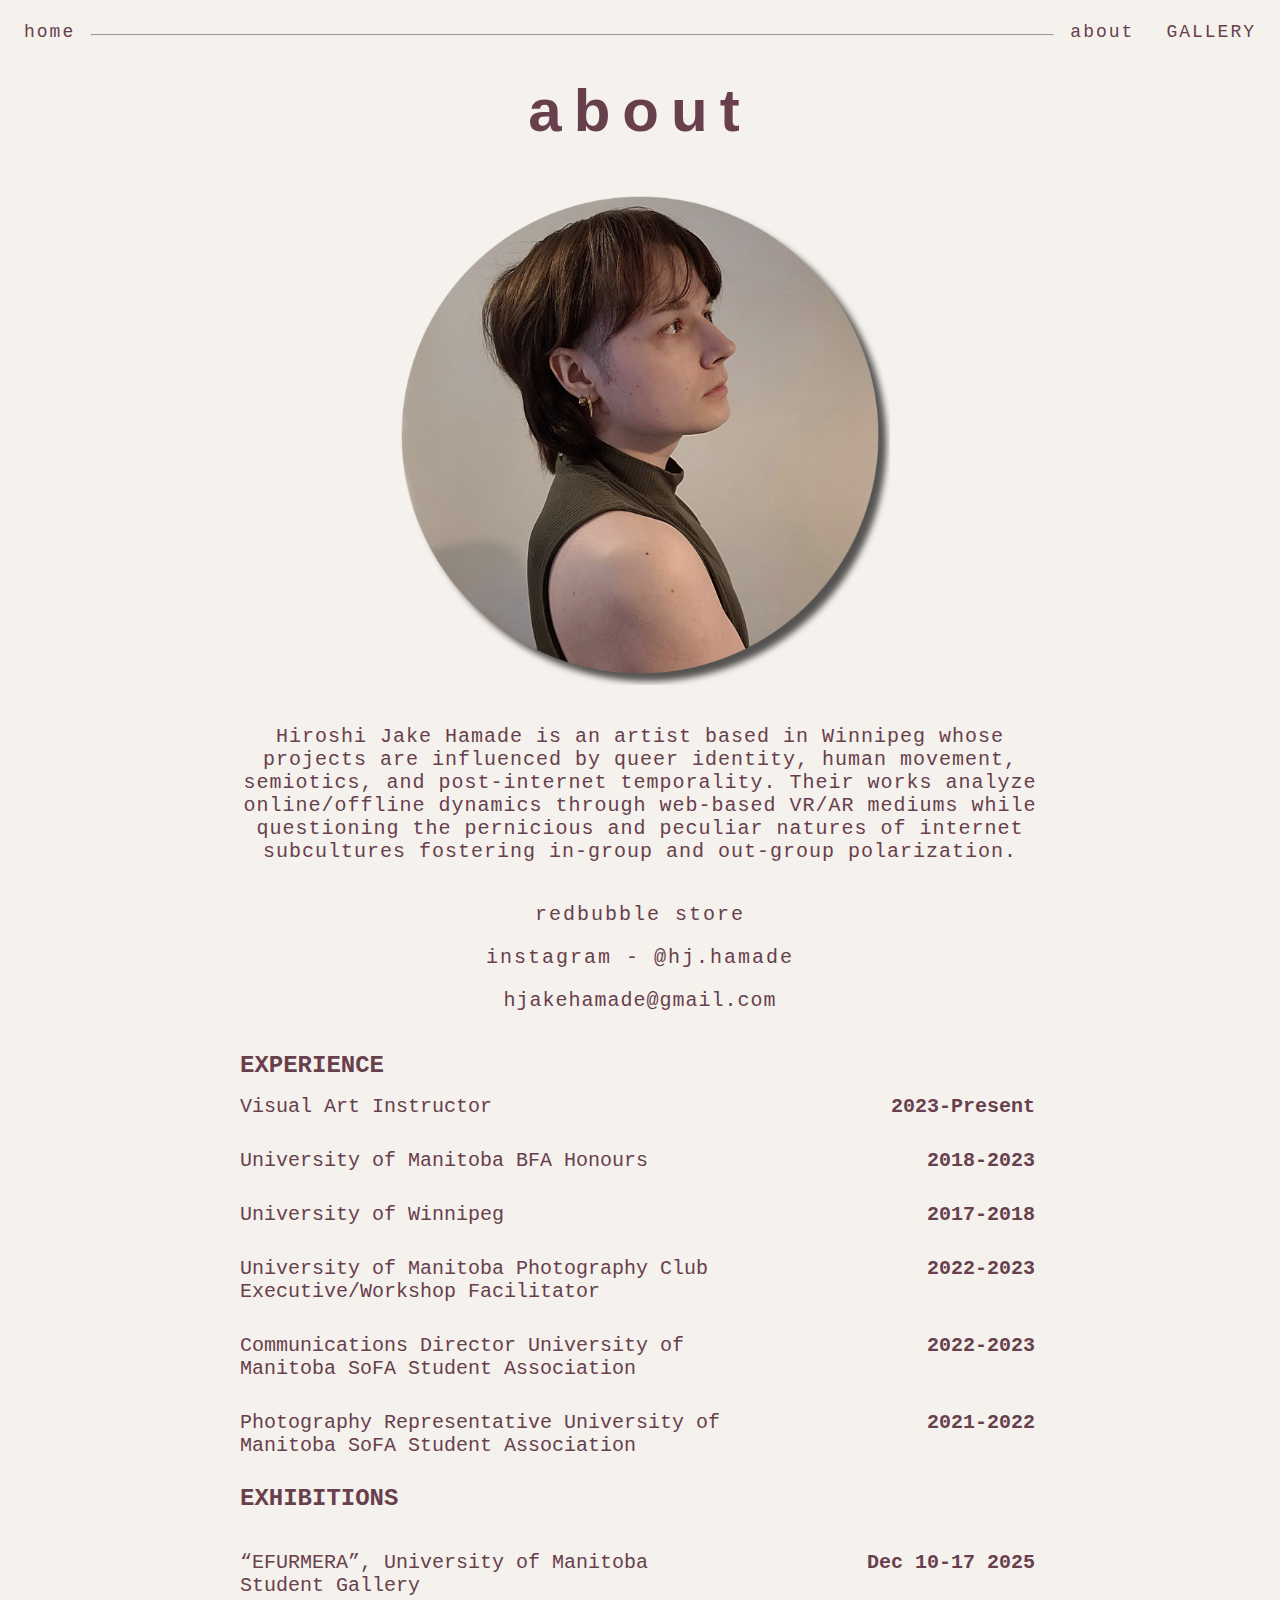
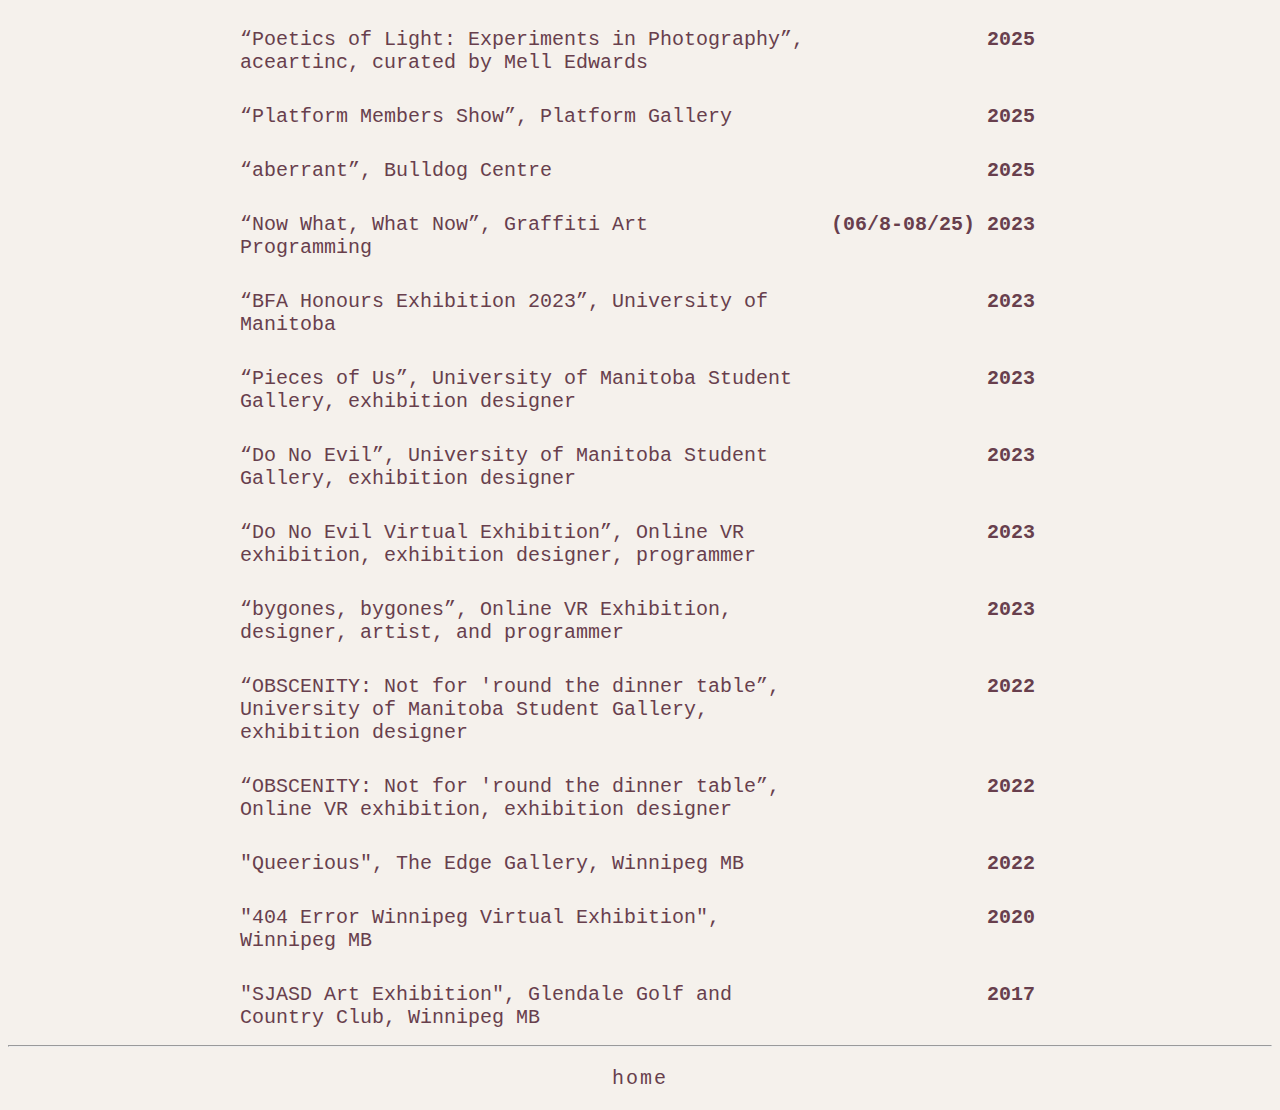
<file: about.html>
<html>
<head>

	<title>about - jake hamade</title>
	<link rel="stylesheet" href="stylesheet.css">


		<p class="font1">
			  
			   <li2><a href="gallery.html">GALLERY</a></li2>
			  
			  <li2><a href="about.html">about</a></li2>
					<li2 style="float:left"><a class="active" href="menu.html">home</a></li2>
		</p>
  
  <br>

<ul2>
</ul2>

<hr>


</head>

<body>
	<div class="submenu">
	<h1 class="name">about</h1>
	</div>
	

		<p> <img src="aboutpicture.png" width= "500px" </p>

	
			<div class="cv-container">
			 <p>Hiroshi Jake Hamade is an artist based in Winnipeg whose projects are influenced by queer identity, human movement, semiotics, and post-internet temporality. Their works analyze online/offline dynamics through web-based VR/AR mediums while questioning the pernicious and peculiar natures of internet subcultures fostering in-group and out-group polarization.</p>
			</div>
			
		<div>
	<p class="font2">
	<p><a href="https://www.redbubble.com/people/aluktum/shop">redbubble store</a></p>
	<p><a href="https://www.instagram.com/hj.hamade/">instagram - @hj.hamade</a></p>
	<p> hjakehamade@gmail.com </p>
	
	</p>
	</div>		

  
<div class="font4">
  <div class="cv-container">
    <div class="education">
      <h2>experience</h2>
      <ul>
        <li>
          <span class="content">Visual Art Instructor</span>
          <span class="date">2023-Present</span>
        </li>
        <br>
        <li>
          <span class="content">University of Manitoba BFA Honours</span> 
          <span class="date">2018-2023</span>
        </li>
        <br>
        <li>
          <span class="content">University of Winnipeg</span> 
          <span class="date">2017-2018</span>
        </li>
        <br>
        <li>
          <span class="content">University of Manitoba Photography Club Executive/Workshop Facilitator</span> 
          <span class="date">2022-2023</span>
        </li>
        <br>
        <li>
          <span class="content">Communications Director University of Manitoba SoFA Student Association</span> 
          <span class="date">2022-2023</span>
        </li>
        <br>
        <li>
          <span class="content">Photography Representative University of Manitoba SoFA Student Association</span> 
          <span class="date">2021-2022</span>
        </li>
      </ul>
    </div>
  </div>
</div>

<div class="font4">
  <div class="cv-container">
    <div class="exhibitions">
      <h2>exhibitions</h2>
      <ul>
		   <br>
        <li>
          <span class="content">“EFURMERA”, University of Manitoba Student Gallery</span> 
          <span class="date">Dec 10-17 2025</span>
        </li>
		   <br>
        <li>
          <span class="content">“Poetics of Light: Experiments in Photography”, aceartinc, curated by Mell Edwards</span> 
          <span class="date">2025</span>
        </li>
		   <br>
        <li>
          <span class="content">“Platform Members Show”, Platform Gallery</span> 
          <span class="date">2025</span>
        </li>
		  <br>
        <li>
          <span class="content">“aberrant”, Bulldog Centre</span> 
          <span class="date">2025</span>
        </li>
        <br>
        <li>
          <span class="content">“Now What, What Now”, Graffiti Art Programming</span> 
          <span class="date">(06/8-08/25) 2023</span>
        </li>
        <br>
        <li>
          <span class="content">“BFA Honours Exhibition 2023”, University of Manitoba</span> 
          <span class="date">2023</span>
        </li>
        <br>
        <li>
          <span class="content">“Pieces of Us”, University of Manitoba Student Gallery, exhibition designer</span> 
          <span class="date">2023</span>
        </li>
        <br>
        <li>
          <span class="content">“Do No Evil”, University of Manitoba Student Gallery, exhibition designer</span> 
          <span class="date">2023</span>
        </li>
        <br>
        <li>
          <span class="content">“Do No Evil Virtual Exhibition”, Online VR exhibition, exhibition designer, programmer</span> 
          <span class="date">2023</span>
        </li>
        <br>
        <li>
          <span class="content">“bygones, bygones”, Online VR Exhibition, designer, artist, and programmer</span> 
          <span class="date">2023</span>
        </li>
        <br>
        <li>
          <span class="content">“OBSCENITY: Not for 'round the dinner table”, University of Manitoba Student Gallery, exhibition designer</span>
          <span class="date">2022</span>
        </li>
        <br>
        <li>
          <span class="content">“OBSCENITY: Not for 'round the dinner table”, Online VR exhibition, exhibition designer</span>
          <span class="date">2022</span>
        </li>
        <br>
        <li>
          <span class="content">"Queerious", The Edge Gallery, Winnipeg MB</span>
          <span class="date">2022</span>
        </li>
        <br>
        <li>
          <span class="content">"404 Error Winnipeg Virtual Exhibition", Winnipeg MB</span>
          <span class="date">2020</span>
        </li>
        <br>
        <li>
          <span class="content">"SJASD Art Exhibition", Glendale Golf and Country Club, Winnipeg MB</span> 
          <span class="date">2017</span>
        </li>
      </ul>
    </div>
  </div>
</div>

<style>
  .cv-container {
    display: flex;
    flex-wrap: wrap;
    justify-content: space-between;
    margin: 0 auto;
    max-width: 800px;
  }

  .exhibitions {
    flex-basis: 100%;
    
  }

  ul {
    list-style: none;
    margin: 0;
    padding: 0;
  }

  h2 {
    font-size: 1.5rem;
    margin-bottom: 1rem;
    text-transform: uppercase;
  }

  li {
    display: flex;
    justify-content: space-between;
    margin-bottom: 0.5rem;
    margin-right: 5;
    
  }

   .content {
    text-align: left;
    margin-right: 10rem;
  }

  .date {
    text-align: right;
    font-weight: bold;
    white-space: nowrap;
  }
</style>





</body>

<center>
<hr>
	<p><a href="menu.html">home</a></p>
</center>

</html>
</file>
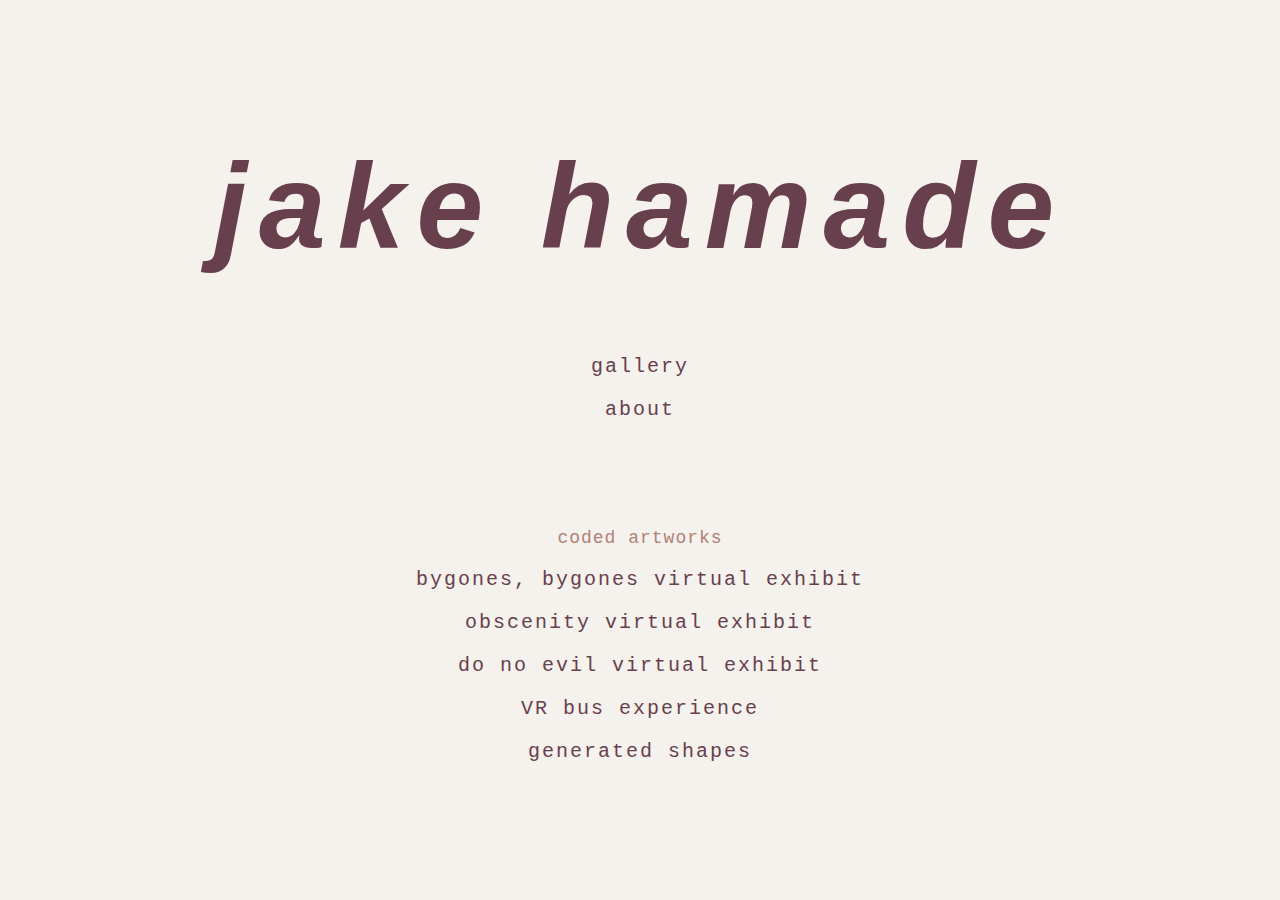
<file: menu.html>
<html>
<head>
	<title>home - jake hamade</title>
	<link rel="stylesheet" href="stylesheet.css">
</head>

  
<body>


	<table width="100%" height="100%" cellspacing="0" border="0">
		<tbody>
			<tr>
				<td valign="middle" align="center">
          


	<div class="menu">
	<em> <h1 class="font5">
    jake hamade</h1> 
    </em>


	
	
    

	<p class="font2">
	<a href="gallery.html">gallery</a></p>

	<p class="font2">
	<a href="about.html">about</a></p>
  
  <br>
    
  <p class="font1"> coded artworks </p>
  <p class="font2">
	<a href="https://hjakehamade.github.io/hhamade-honours-experience.github.io/">bygones, bygones virtual exhibit</a></p> 
	<p class="font2">
  <a href="https://obscenity-exhibition.glitch.me/">obscenity virtual exhibit</a></p>
  <p class="font2">
  <a href="https://do-no-evil-exhibition.glitch.me/">do no evil virtual exhibit</a></p>
  <p class="font2">
	<a href="https://hhamade-bus.glitch.me/">VR bus experience</a></p> 
  <p class="font2">
  <a href="https://jakehamade.glitch.me/shapes.html">generated shapes</a></p> 
        
	

          </div>
				</td>
			</tr>
		</tbody>
	</table>
	
	
	
	
	
</body>

</html>
</file>
<file: stylesheet.css>
#primary {
    width: 180px;
    position: fixed;
    margin: 2px 0px 0px -8px;
}

body {
    background-color: #f5f1ec;
}
p {
    color: #683f4d;
    text-align: center;
    letter-spacing: 1px;
    font-family: courier new;
	font-size:20px
    /*line-height: 0%;*/
}
a:link /*unvisited*/ {
    color: #683f4d;
    text-decoration: none;
    letter-spacing: 2px;
}
a:visited /*visited*/ {
    color: #683f4d;
    text-decoration: none;
    letter-spacing: 2px;
}
a:hover /*mouseover*/ {
    color: #b18177 ;
    text-decoration: none;
    letter-spacing: 2px;
}
a:active /*brief select*/ {
    color: #b18177 ;
    text-decoration: none;
    letter-spacing: 2px;
}



/* w3 code splice */

.w3-display-container:hover .w3-display-hover{display:block}
.w3-display-container:hover span.
w3-display-hover{display:inline-block}
.w3-display-hover{display:none}
.w3-btn,.w3-button{border:none;display:inline-block;padding:8px 16px;vertical-align:middle;overflow:hidden;text-decoration:none;color:inherit;background-color:inherit;text-align:center;cursor:pointer;white-space:nowrap}
.w3-btn:hover{box-shadow:0 8px 16px 0 rgba(0,0,0,0.2),0 6px 20px 0 rgba(0,0,0,0.19)}
.w3-btn,.w3-button{-webkit-touch-callout:none;-webkit-user-select:none;-khtml-user-select:none;-moz-user-select:none;-ms-user-select:none;user-select:none}   
.w3-disabled,.w3-btn:disabled,.w3-button:disabled{cursor:not-allowed;opacity:0.3}.w3-disabled *,:disabled *{pointer-events:none}
.w3-btn.w3-disabled:hover,.w3-btn:disabled:hover{box-shadow:none}
.w3-badge,.w3-tag{background-color:#000;color:#fff;display:inline-block;padding-left:8px;padding-right:8px;text-align:center}.w3-badge{border-radius:50%}
.w3-ul{list-style-type:none;padding:0;margin:0}.w3-ul li{padding:8px 16px;border-bottom:1px solid #ddd}.w3-ul li:last-child{border-bottom:none}
.w3-tooltip,.w3-display-container{position:relative}.w3-tooltip .w3-text{display:none}.w3-tooltip:hover .w3-text{display:inline-block}
.w3-ripple:active{opacity:0.5}.w3-ripple{transition:opacity 0s}
.w3-input{padding:8px;display:block;border:none;border-bottom:1px solid #ccc;width:100%}
.w3-select{padding:9px 0;width:100%;border:none;border-bottom:1px solid #ccc}
.w3-dropdown-click,.w3-dropdown-hover{position:relative;display:inline-block;cursor:pointer}
.w3-dropdown-hover:hover .w3-dropdown-content{display:block}
.w3-dropdown-hover:first-child,.w3-dropdown-click:hover{background-color:#ccc;color:#000}
.w3-dropdown-hover:hover > .w3-button:first-child,.w3-dropdown-click:hover > .w3-button:first-child{background-color:#ccc;color:#000}
.w3-dropdown-content{cursor:auto;color:#000;background-color:#fff;display:none;position:absolute;min-width:160px;margin:0;padding:0;z-index:1}
.w3-check,.w3-radio{width:24px;height:24px;position:relative;top:6px}
.w3-sidebar{height:100%;width:200px;background-color:#fff;position:fixed!important;z-index:1;overflow:auto}
.w3-bar-block .w3-dropdown-hover,.w3-bar-block .w3-dropdown-click{width:100%}
.w3-bar-block .w3-dropdown-hover .w3-dropdown-content,.w3-bar-block .w3-dropdown-click .w3-dropdown-content{min-width:100%}
.w3-bar-block .w3-dropdown-hover .w3-button,.w3-bar-block .w3-dropdown-click .w3-button{width:100%;text-align:left;padding:8px 16px}
.w3-main,#main{transition:margin-left .4s}
.w3-modal{z-index:3;display:none;padding-top:100px;position:fixed;left:0;top:0;width:100%;height:100%;overflow:auto;background-color:rgb(0,0,0);background-color:rgba(0,0,0,0.4)}
.w3-modal-content{margin:auto;background-color:#fff;position:relative;padding:0;outline:0;width:600px}
.w3-bar{width:100%;overflow:hidden}.w3-center .w3-bar{display:inline-block;width:auto}
.w3-bar .w3-bar-item{padding:8px 16px;float:left;width:auto;border:none;display:block;outline:0}
.w3-bar .w3-dropdown-hover,.w3-bar .w3-dropdown-click{position:static;float:left}
.w3-bar .w3-button{white-space:normal}
.w3-black,.w3-hover-black:hover{color:#fff!important;background-color:#000!important}
.w3-display-left{position:absolute;top:50%;left:0%;transform:translate(0%,-50%);-ms-transform:translate(-0%,-50%)}
.w3-display-right{position:absolute;top:50%;right:0%;transform:translate(0%,-50%);-ms-transform:translate(0%,-50%)}







/* FONTS */

			.font1 { /*light grey*/
				color: #b18177 ;
				text-align: center;
				font-family: "courier new";
				letter-spacing: 1px;
				font-size: 18px;
			}
			.font2 { /*dark grey*/
				color: #683f4d;
				text-align: center;
				font-family: "courier new";
				letter-spacing: 3px;
				font-size: 20px;
			}
			.font3 {
				color: #ACCAD8; /*#683f4d*/
				text-align: center;
				font-family: "arial";
				font-size: 24px;
			}
    .font4 {
				color: #683f4d; /*#683f4d*/
				font-family: "courier new";
				font-size: 20px;
			}


			.menu { /*title*/
				text-align: center;
				color: #683f4d;
				font-family: "arial";
				letter-spacing: 12px;
				font-size: 60px;
			}
			.submenu { /*subtitles for articles*/
				text-align: center;
				color: #683f4d;
				font-family: "arial";
				letter-spacing: 12px;
				font-size: 30px
}

/*.menubar { /* ON TOP OF PAGES
    text-align: center;
    font-family: courier new;
	font-size: 12px;
    letter-spacing: 2px;
}
*/


/*menucar on top of pages*/

			ul2 { /*menubar*/
			  list-style-type: none;
			  margin: 0;
			  padding: 0;
			  overflow: hidden;
			  background-color: none;
			  font-family: "courier new"
			}

			li2 {
			  float: right;
			}

			li2 a {
			  display: block;
			  color: white;
			  text-align: center;
			  padding: 14px 16px;
			  text-decoration: none;
			  font-family: "courier new"
			}

			li2 a:hover:not(.active) {
			  background-color: none;
			}

			.activepage {
			  background-color: #4CAF50;
			}





.opacity {
    opacity: 0.5;
    filter: alpha(opacity=50);
}
/*image style*/
			img.imgstyle { 
				border-radius: 10px;
				box-shadow: 0 4px 8px 0 rgba(0, 0, 0, 0.2), 0 6px 20px 0 rgba(0, 0, 0, 0.19);
			}




/*image style 2*/
			div.polaroid {
			  width: 80%;
			  background-color: white;
			  box-shadow: 0 4px 8px 0 rgba(0, 0, 0, 0.2), 0 6px 20px 0 rgba(0, 0, 0, 0.19);
			  margin-bottom: 25px;
			}

			div.container {
			  text-align: center;
			  padding: 10px 20px;
			}

.masonry {
    margin: 1px 0;
    padding: 0;
    -moz-column-gap: 1px;
    -webkit-column-gap: 1px;
    column-gap: 1px;
    font-size: 1px;
}







		div.gallery {
		  border: 16px solid #ccc;
		}


		div.gallery img {
		  width: 100%;
		  height: auto;
		}

		div.desc {
		  padding: 15px;
		  text-align: center;
		}

		* {
		  box-sizing: border-box;
		}

		.responsive {
		  padding: 15px 15px;
		  float: left;
		  width: 24.99999%;
		}

		@media only screen and (max-width: 700px) {
		  .responsive {
			width: 49.9999%;
			margin: 16px 0;
		  }
		}

		@media only screen and (max-width: 500px) {
		  .responsive {
			width: 100%;
		  }
		}

		.clearfix:after {
		  content: "";
		  display: table;
		  clear: both;
		}










/*TEXT COLOURING*/
.font5{ 
				-webkit-animation: color-change 1s infinite;
				-moz-animation: color-change 1s infinite;
				-o-animation: color-change 1s infinite;
				-ms-animation: color-change 1s infinite;
				animation: color-change 1s infinite;
				!important
}

@-webkit-keyframes color-change {
    0% { color: #956362; }
    50% { color: #683f4d; }
    100% { color: #956362; }
}
@-moz-keyframes color-change {
    0% { color: #956362; }
    50% { color: #683f4d; }
    100% { color: #956362; }
}
@-ms-keyframes color-change {
    0% { color: #956362; }
    50% { color: #683f4d; }
    100% { color: #956362; }
}
@-o-keyframes color-change {
    0% { color: #956362; }
    50% { color: #683f4d; }
    100% { color: #956362; }
}
@keyframes color-change {
    0% { color: #956362; }
    50% { color: #683f4d; }
    100% { color: #956362; }
}

img:hover {
    opacity: 1.0;
    filter: alpha(opacity=100);
}
p3 {
  letter-spacing: -4px;
}


/*
#f5f1ec light colour
#683f4d DARK PURPLE
#683f4d Dark PURPLE
#b18177 midtone
*/

#primary {
  width: 180px;
  position: fixed;
  margin: 2px 0px 0px -8px;
}

body {
  background-color: #f5f1ec;
}

p {
  color: #683f4d;
  text-align: center;
  letter-spacing: 1px;
  font-family: courier new;
  font-size: 20px;
}

a:link {
  color: #683f4d;
  text-decoration: none;
  letter-spacing: 2px;
}

a:visited {
  color: #683f4d;
  text-decoration: none;
  letter-spacing: 2px;
}

a:hover {
  color: #b18177;
  text-decoration: none;
  letter-spacing: 2px;
}

a:active {
  color: #b18177;
  text-decoration: none;
  letter-spacing: 2px;
}

/* New Styles */

.w3-btn, .w3-button {
  border: none;
  display: inline-block;
  padding: 8px 16px;
  vertical-align: middle;
  overflow: hidden;
  text-decoration: none;
  color: inherit;
  background-color: inherit;
  text-align: center;
  cursor: pointer;
  white-space: nowrap;
  background-color: #683f4d;
  color: #f5f1ec;
  font-size: 16px;
  border-radius: 25px;
}

.w3-btn:hover, .w3-button:hover {
  box-shadow: 0 8px 16px 0 rgba(0,0,0,0.2), 0 6px 20px 0 rgba(0,0,0,0.19);
  background-color: #b18177;
  color: #f5f1ec;
}
</file>
